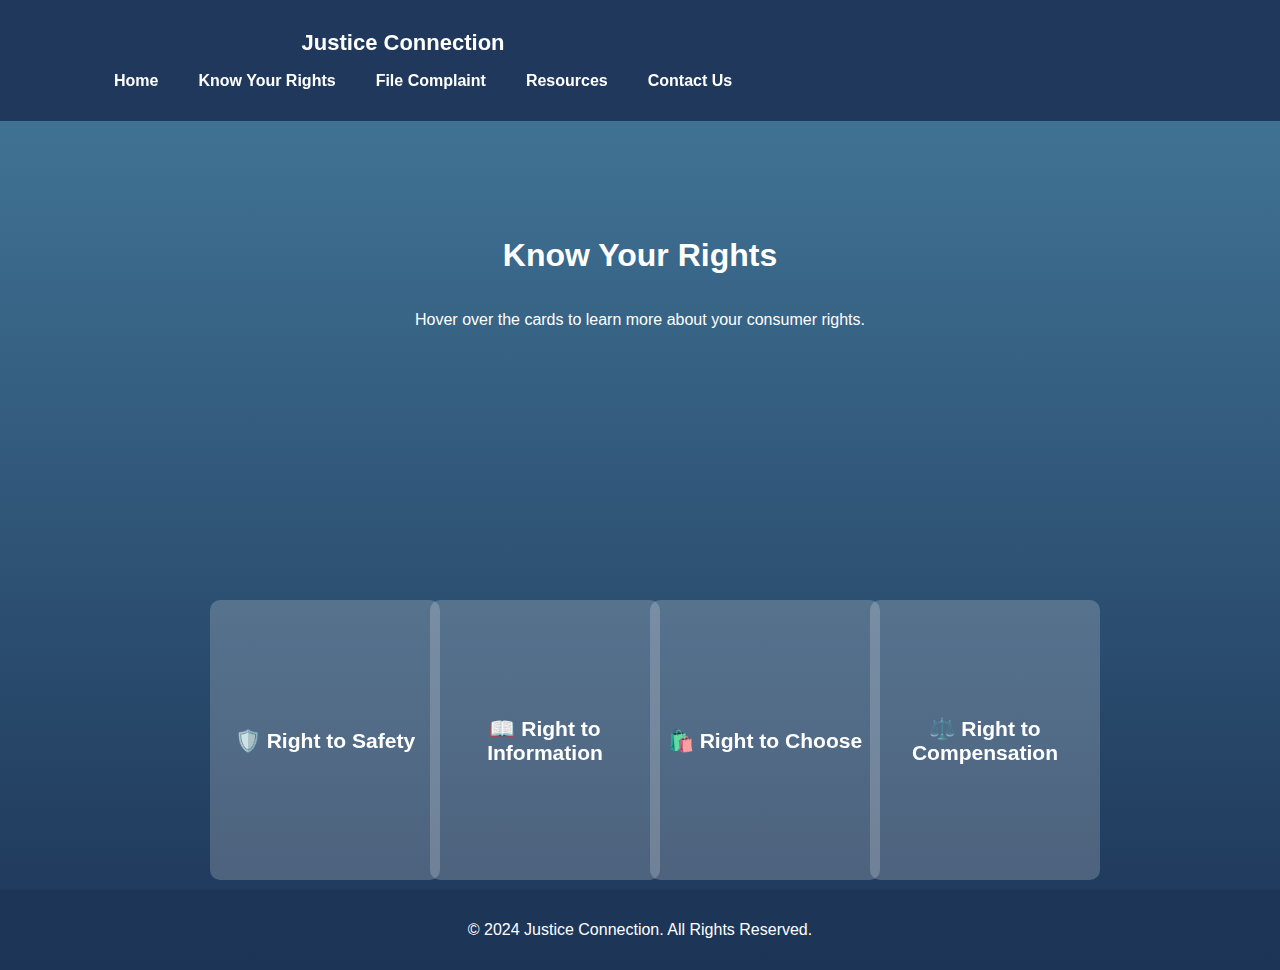
<file: webproject/know/know-your-rights.html>
<!DOCTYPE html>
<html lang="en">
<head>
    <meta charset="UTF-8">
    <meta name="viewport" content="width=device-width, initial-scale=1.0">
    <title>Know Your Rights - Justice Connection</title>
    <link rel="stylesheet" href="style.css">
</head>
<body>

    <!-- Header -->
    <header>
        <nav>
            <h1 class="site-title">Justice Connection</h1>
            <ul class="nav-links">
                <li><a href="C:\Users\ankit\OneDrive\Desktop\webproject\index.html">Home</a></li>
                <li><a href="know-your-rights.html" class="active">Know Your Rights</a></li>
                <li><a href="#">File Complaint</a></li>
                <li><a href="#">Resources</a></li>
                <li><a href="#">Contact Us</a></li>
            </ul>
        </nav>
    </header>

    <!-- Hero Section -->
    <section class="hero">
        <h1>Know Your Rights</h1>
        <p>Hover over the cards to learn more about your consumer rights.</p>
    </section>

    <!-- Flashcard Section -->
    <section class="flashcards-section">
        <div class="flashcard">
            <div class="flashcard-inner">
                <div class="flashcard-front">
                    <h3>🛡️ Right to Safety</h3>
                </div>
                <div class="flashcard-back">
                    <p>Protection from hazardous goods and services.</p>
                </div>
            </div>
        </div>

        <div class="flashcard">
            <div class="flashcard-inner">
                <div class="flashcard-front">
                    <h3>📖 Right to Information</h3>
                </div>
                <div class="flashcard-back">
                    <p>Receive accurate details about products and services.</p>
                </div>
            </div>
        </div>

        <div class="flashcard">
            <div class="flashcard-inner">
                <div class="flashcard-front">
                    <h3>🛍️ Right to Choose</h3>
                </div>
                <div class="flashcard-back">
                    <p>Freedom to select from quality goods at fair prices.</p>
                </div>
            </div>
        </div>

        <div class="flashcard">
            <div class="flashcard-inner">
                <div class="flashcard-front">
                    <h3>⚖️ Right to Compensation</h3>
                </div>
                <div class="flashcard-back">
                    <p>Claim justice for defective products/services.</p>
                </div>
            </div>
        </div>
    </section>

    <!-- Footer -->
    <footer>
        <p>&copy; 2024 Justice Connection. All Rights Reserved.</p>
    </footer>

</body>
</html>
</file>
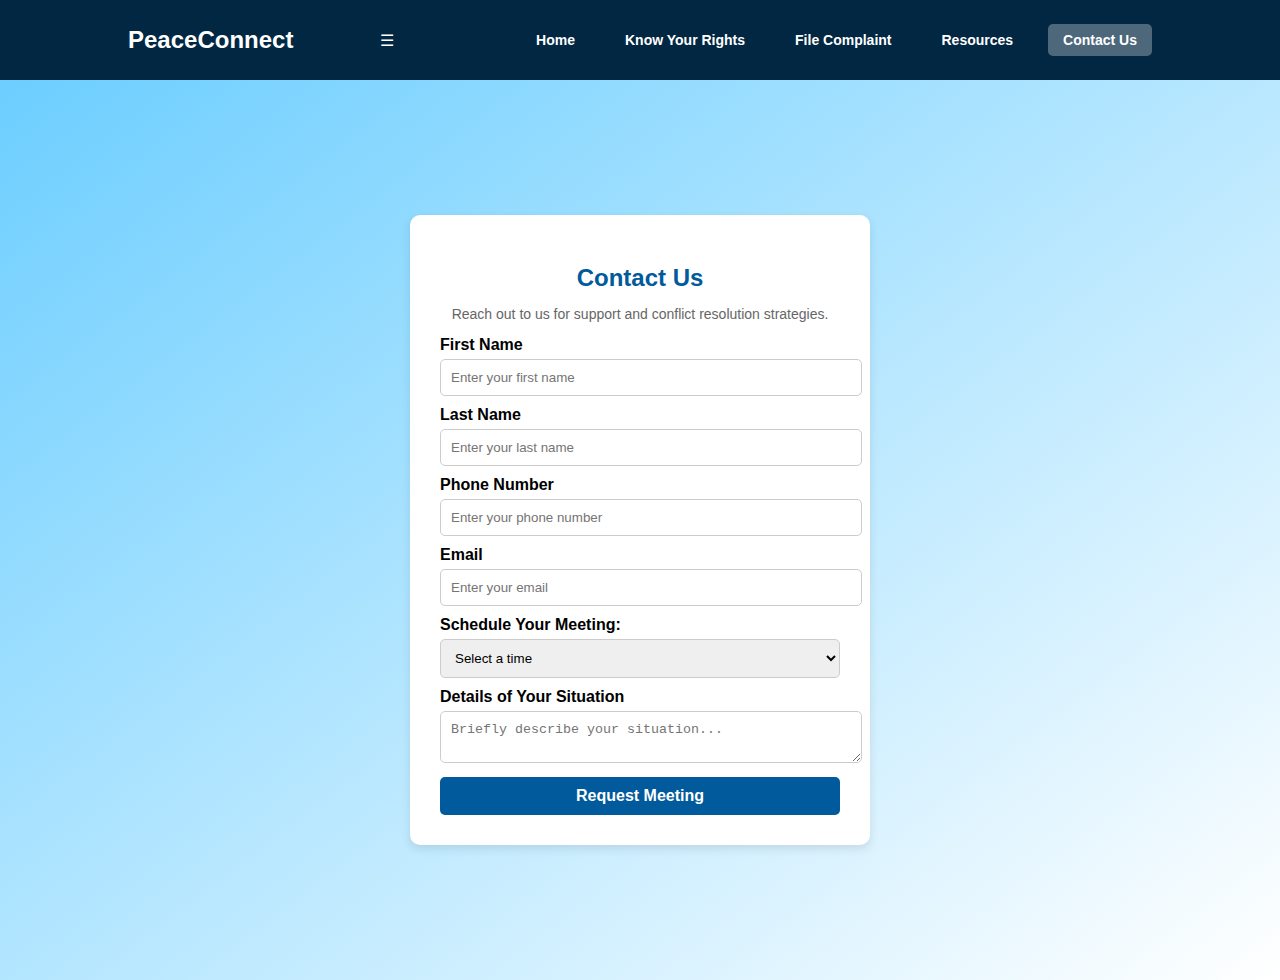
<file: webproject/web/contact-us.html>
<!DOCTYPE html>
<html lang="en">

<head>
    <meta charset="UTF-8">
    <meta name="viewport" content="width=device-width, initial-scale=1.0">
    <title>PeaceConnect - Contact Us</title>
    <link rel="stylesheet" href="contact.css">
</head>

<body>

    <!-- Navbar -->
    <nav class="navbar">
        <div class="logo">PeaceConnect</div>
        <div class="menu-toggle" onclick="toggleMenu()">&#9776;</div>
        <ul class="nav-links">
            <li><a href="index.html">Home</a></li>
            <li><a href="know-your-rights.html">Know Your Rights</a></li>
            <li><a href="file-complaint.html">File Complaint</a></li>
            <li><a href="resources.html">Resources</a></li>
            <li><a href="contact.html" class="active">Contact Us</a></li>
        </ul>
    </nav>

    <!-- Contact Form Section -->
    <div class="container">
        <div class="form-container">
            <h2>Contact Us</h2>
            <p>Reach out to us for support and conflict resolution strategies.</p>

            <form id="contactForm">
                <div class="input-group">
                    <label for="fname">First Name</label>
                    <input type="text" id="fname" name="fname" placeholder="Enter your first name" required>
                </div>

                <div class="input-group">
                    <label for="lname">Last Name</label>
                    <input type="text" id="lname" name="lname" placeholder="Enter your last name" required>
                </div>

                <div class="input-group">
                    <label for="phone">Phone Number</label>
                    <input type="tel" id="phone" name="phone" placeholder="Enter your phone number" pattern="[0-9]{10}" required>
                </div>

                <div class="input-group">
                    <label for="email">Email</label>
                    <input type="email" id="email" name="email" placeholder="Enter your email" required>
                </div>

                <div class="input-group">
                    <label for="meeting-time">Schedule Your Meeting:</label>
                    <select id="meeting-time" name="meeting-time" required>
                        <option value="">Select a time</option>
                        <option value="10 minutes">10 minutes from now</option>
                        <option value="30 minutes">30 minutes from now</option>
                        <option value="60 minutes">60 minutes from now</option>
                        <option value="90 minutes">90 minutes from now</option>
                        <option value="120 minutes">120 minutes from now</option>
                        <option value="180 minutes">180 minutes from now</option>
                    </select>
                </div>

                <div class="input-group">
                    <label for="message">Details of Your Situation</label>
                    <textarea id="message" name="message" placeholder="Briefly describe your situation..." required></textarea>
                </div>

                <button type="submit" class="btn-submit">Request Meeting</button>
            </form>

            <p id="success-message" class="hidden">Your request has been submitted successfully!</p>
        </div>
    </div>

    <!-- JavaScript for Form Validation & Menu -->
    <script>
        function toggleMenu() {
            document.querySelector('.nav-links').classList.toggle('active');
        }

        document.getElementById('contactForm').addEventListener('submit', function(event) {
            event.preventDefault();

            const firstName = document.getElementById('fname').value.trim();
            const lastName = document.getElementById('lname').value.trim();
            const message = document.getElementById('message').value.trim();

            if (!firstName || !lastName || !message) {
                alert("Please fill in all required fields.");
                return;
            }

            document.getElementById('success-message').classList.remove('hidden');
            setTimeout(() => document.getElementById('success-message').classList.add('hidden'), 3000);
            this.reset();
        });
    </script>

</body>

</html>
</file>
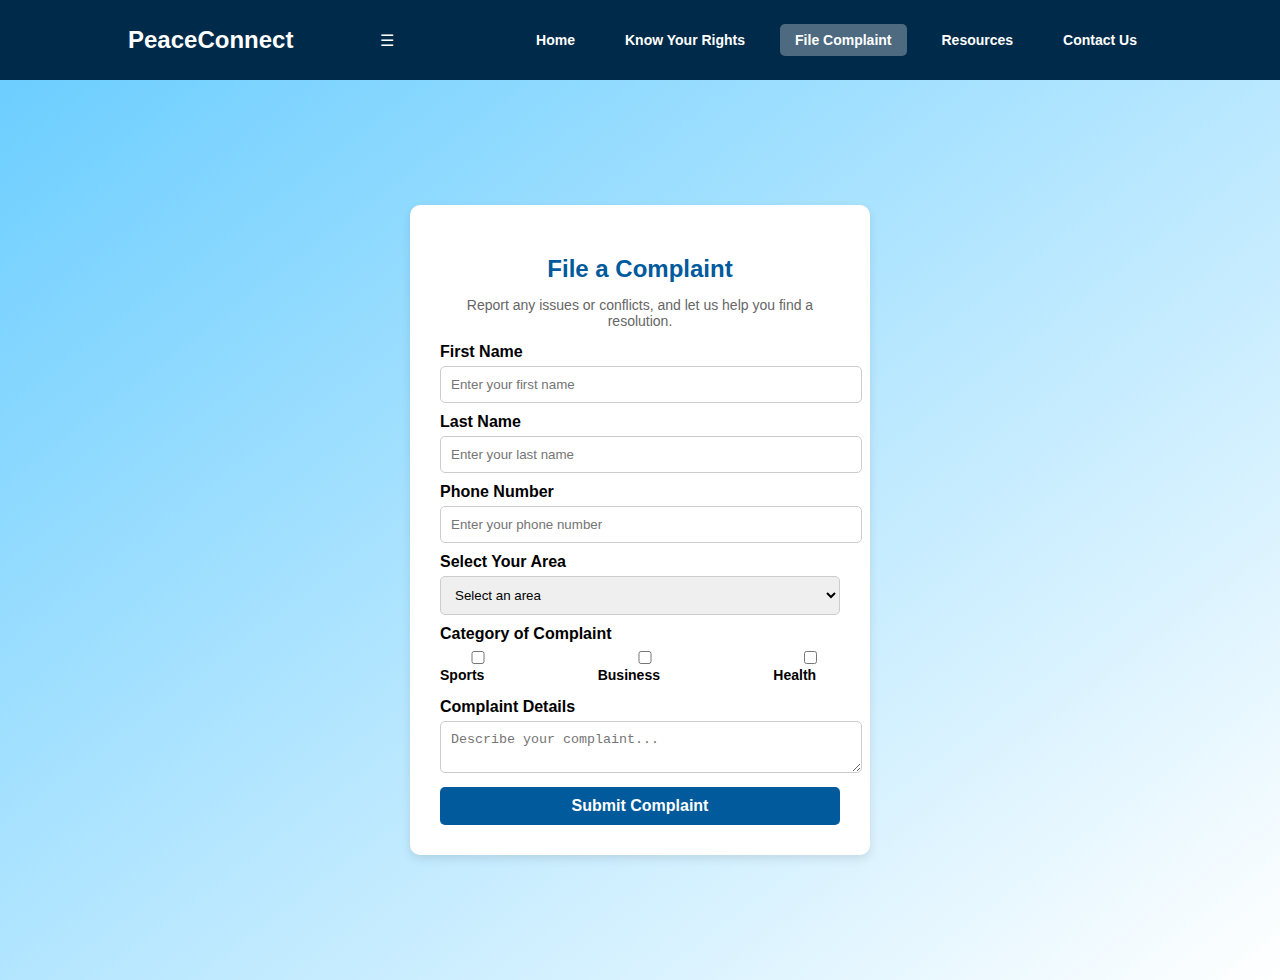
<file: webproject/web/file-complaint.html>
<!DOCTYPE html>
<html lang="en">
<head>
    <meta charset="UTF-8">
    <meta name="viewport" content="width=device-width, initial-scale=1.0">
    <title>PeaceConnect - File a Complaint</title>
    <link rel="stylesheet" href="file-complaint.css">
</head>
<body>

    <!-- Navbar -->
    <nav class="navbar">
        <div class="logo">PeaceConnect</div>
        <div class="menu-toggle" onclick="toggleMenu()">&#9776;</div>
        <ul class="nav-links">
            <li><a href="index.html">Home</a></li>
            <li><a href="rights.html">Know Your Rights</a></li>
            <li><a href="file-complaint.html" class="active">File Complaint</a></li>
            <li><a href="resources.html">Resources</a></li>
            <li><a href="contact.html">Contact Us</a></li>
        </ul>
    </nav>

    <!-- Complaint Form Section -->
    <div class="container">
        <div class="form-container">
            <h2>File a Complaint</h2>
            <p>Report any issues or conflicts, and let us help you find a resolution.</p>
            
            <form id="complaintForm">
                <div class="input-group">
                    <label for="fname">First Name</label>
                    <input type="text" id="fname" name="fname" placeholder="Enter your first name" required>
                </div>

                <div class="input-group">
                    <label for="lname">Last Name</label>
                    <input type="text" id="lname" name="lname" placeholder="Enter your last name" required>
                </div>

                <div class="input-group">
                    <label for="phone">Phone Number</label>
                    <input type="text" id="phone" name="phone" placeholder="Enter your phone number" required>
                </div>

                <div class="input-group">
                    <label for="area">Select Your Area</label>
                    <select id="area" name="area">
                        <option value="">Select an area</option>
                        <option value="I.J Colony">I.J Colony</option>
                        <option value="Defence Colony">Defence Colony</option>
                        <option value="Dinga">Dinga</option>
                        <option value="Gazi Colony">Gazi Colony</option>
                        <option value="Naseera">Naseera</option>
                        <option value="Tanveer Town">Tanveer Town</option>
                    </select>
                </div>

                <div class="input-group">
                    <label>Category of Complaint</label>
                    <div class="checkbox-group">
                        <label><input type="checkbox" name="category" value="Sports"> Sports</label>
                        <label><input type="checkbox" name="category" value="Business"> Business</label>
                        <label><input type="checkbox" name="category" value="Health"> Health</label>
                    </div>
                </div>

                <div class="input-group">
                    <label for="complaintDetails">Complaint Details</label>
                    <textarea id="complaintDetails" name="complaintDetails" placeholder="Describe your complaint..." required></textarea>
                </div>

                <button type="submit" class="btn-submit">Submit Complaint</button>
            </form>

            <p id="success-message" class="hidden">Complaint submitted successfully!</p>
        </div>
    </div>

    <!-- JavaScript for Form Validation -->
    <script>
        function toggleMenu() {
            document.querySelector('.nav-links').classList.toggle('active');
        }

        document.getElementById('complaintForm').addEventListener('submit', function(event) {
            event.preventDefault();

            const firstName = document.getElementById('fname').value.trim();
            const lastName = document.getElementById('lname').value.trim();
            const complaintDetails = document.getElementById('complaintDetails').value.trim();

            if (!firstName || !lastName || !complaintDetails) {
                alert("Please fill in all required fields.");
                return;
            }

            document.getElementById('success-message').classList.remove('hidden');
            setTimeout(() => document.getElementById('success-message').classList.add('hidden'), 3000);
            this.reset();
        });
    </script>

</body>
</html>
</file>
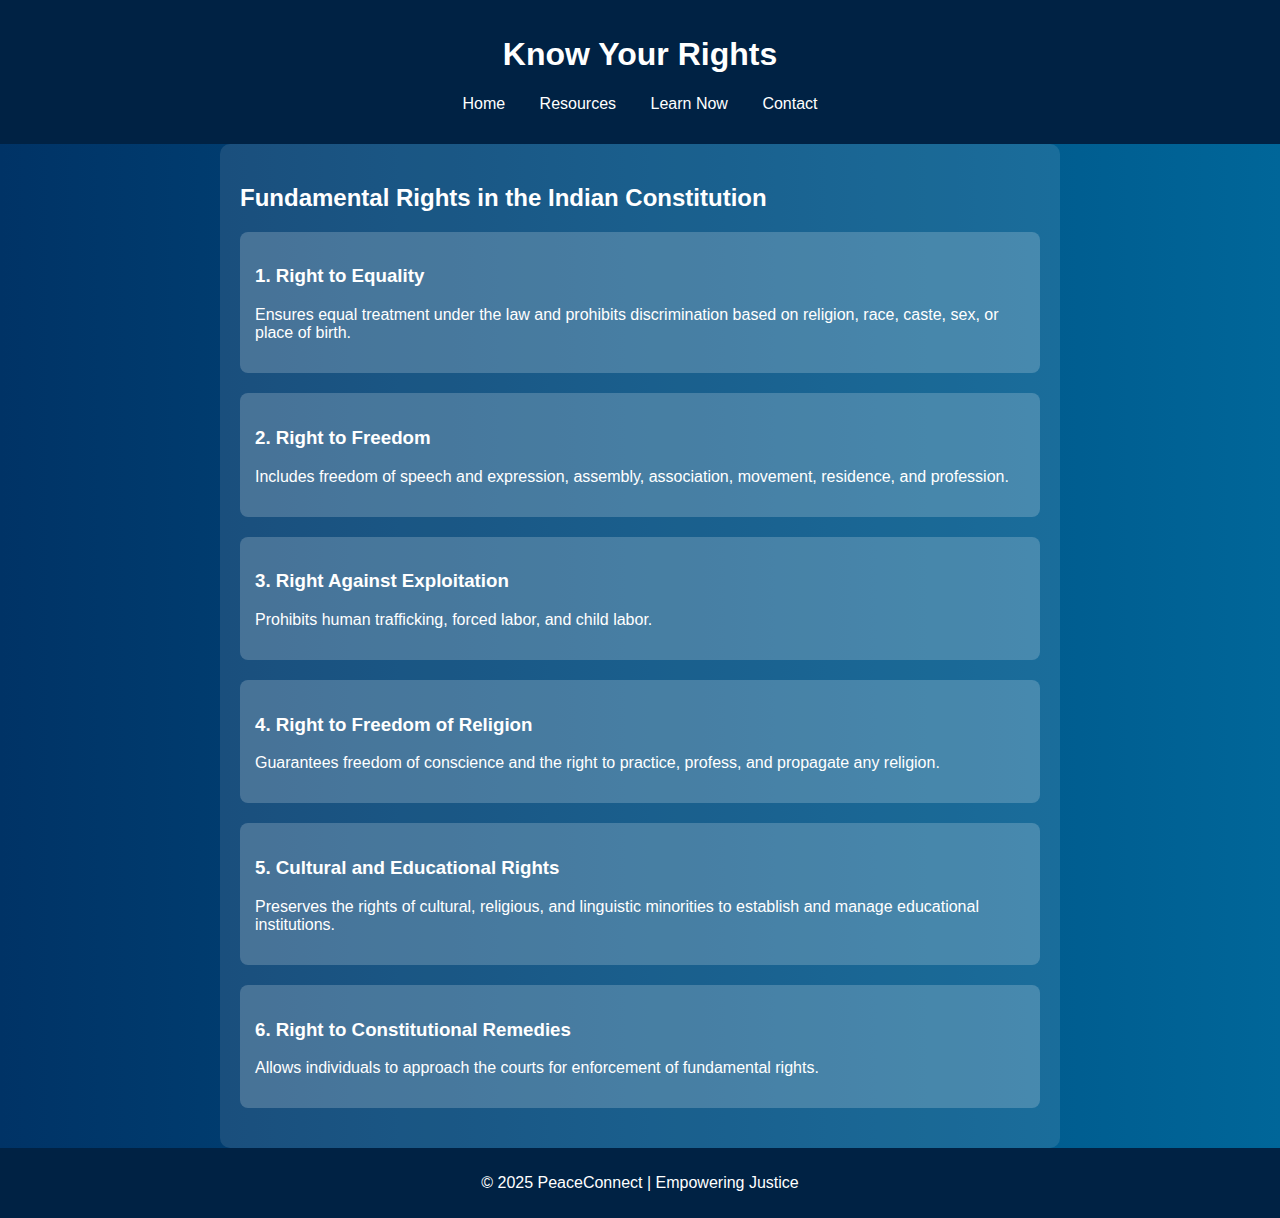
<file: webproject/web/know-rights.html>
<!DOCTYPE html>
<html lang="en">
<head>
    <meta charset="UTF-8">
    <meta name="viewport" content="width=device-width, initial-scale=1.0">
    <title>Know Your Rights - PeaceConnect</title>
    <link rel="stylesheet" href="know-rights.css">
    <script defer src="know-rights.js"></script>
</head>
<body>
    <header>
        <h1>Know Your Rights</h1>
        <nav>
            <ul>
                <li><a href="index.html">Home</a></li>
                <li><a href="resources.html">Resources</a></li>
                <li><a href="learn-now.html">Learn Now</a></li>
                <li><a href="contact-us.html">Contact</a></li>
            </ul>
        </nav>
    </header>
    <main>
        <section class="rights">
            <h2>Fundamental Rights in the Indian Constitution</h2>
            <div class="right">
                <h3>1. Right to Equality</h3>
                <p>Ensures equal treatment under the law and prohibits discrimination based on religion, race, caste, sex, or place of birth.</p>
            </div>
            <div class="right">
                <h3>2. Right to Freedom</h3>
                <p>Includes freedom of speech and expression, assembly, association, movement, residence, and profession.</p>
            </div>
            <div class="right">
                <h3>3. Right Against Exploitation</h3>
                <p>Prohibits human trafficking, forced labor, and child labor.</p>
            </div>
            <div class="right">
                <h3>4. Right to Freedom of Religion</h3>
                <p>Guarantees freedom of conscience and the right to practice, profess, and propagate any religion.</p>
            </div>
            <div class="right">
                <h3>5. Cultural and Educational Rights</h3>
                <p>Preserves the rights of cultural, religious, and linguistic minorities to establish and manage educational institutions.</p>
            </div>
            <div class="right">
                <h3>6. Right to Constitutional Remedies</h3>
                <p>Allows individuals to approach the courts for enforcement of fundamental rights.</p>
            </div>
        </section>
    </main>
    <footer>
        <p>&copy; 2025 PeaceConnect | Empowering Justice</p>
    </footer>
</body>
</html>
</file>
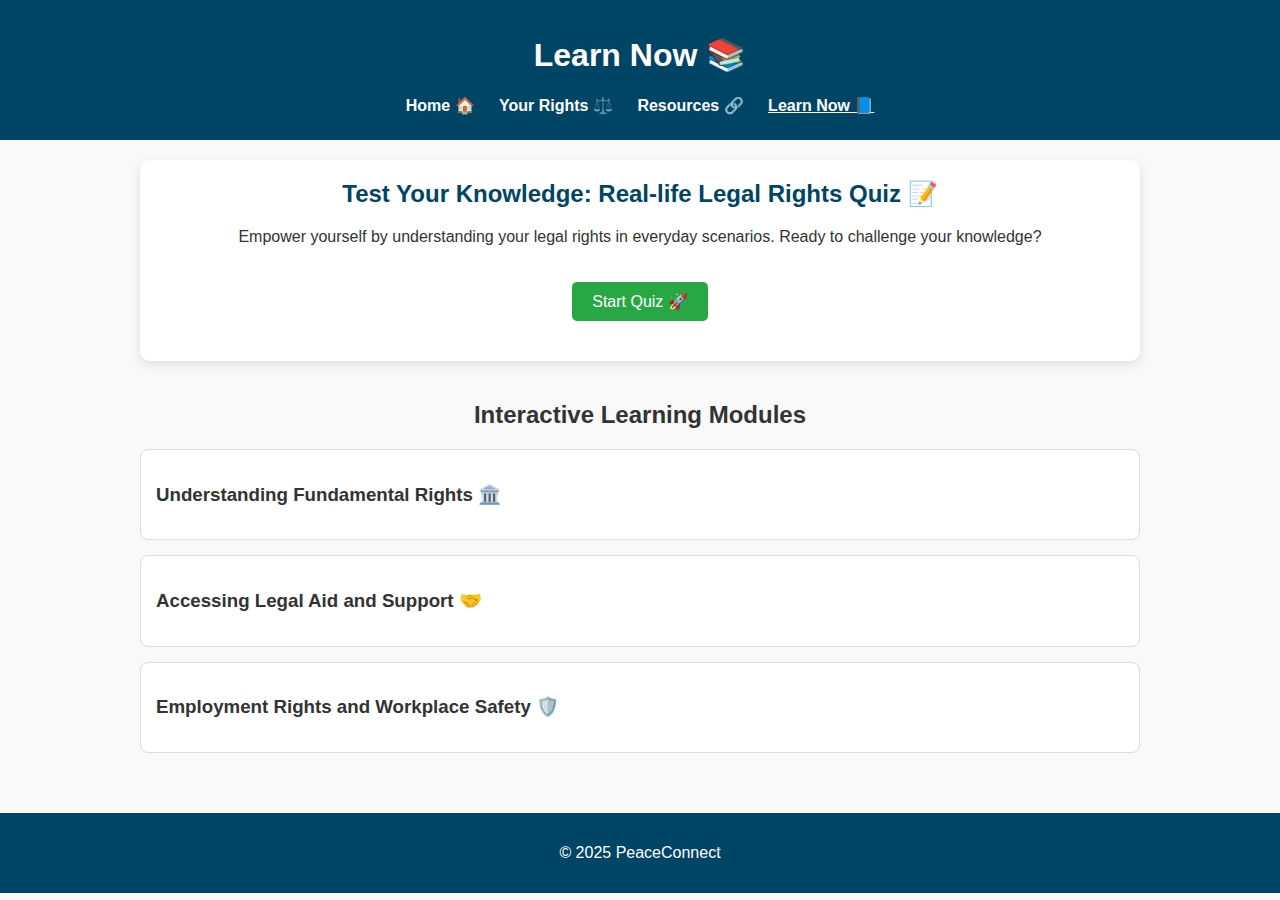
<file: webproject/web/learn-now.html>
<!DOCTYPE html>
<html lang="en">
<head>
    <meta charset="UTF-8">
    <meta name="viewport" content="width=device-width, initial-scale=1.0">
    <title>Learn Now - Interactive Quiz & Learning Modules</title>
    <link rel="stylesheet" href="learn-now.css">
    <script defer src="learn-now.js"></script>
</head>
<body>
    <header>
        <h1>Learn Now 📚</h1>
        <nav>
            <ul>
                <li><a href="index.html">Home 🏠</a></li>
                <li><a href="know-rights.html">Your Rights ⚖️</a></li>
                <li><a href="resources.html">Resources 🔗</a></li>
                <li><a href="learn-now.html" class="active">Learn Now 📘</a></li>
            </ul>
        </nav>
    </header>
    <main>
        <!-- Quiz Section (Highlighted and Modern) -->
        <section class="quiz-section">
            <div class="quiz-container">
                <h2>Test Your Knowledge: Real-life Legal Rights Quiz 📝</h2>
                <p>Empower yourself by understanding your legal rights in everyday scenarios. Ready to challenge your knowledge?</p>
                <button id="start-quiz-btn">Start Quiz 🚀</button>
                <div id="quiz-content" class="hidden">
                    <p id="quiz-question"></p>
                    <div id="quiz-options"></div>
                    <button id="next-btn" class="hidden" onclick="nextQuestion()">Next ➡️</button>
                </div>
                <div id="quiz-result" class="hidden">
                    <h2>Quiz Completed! 🏆</h2>
                    <p id="score-text"></p>
                    <div class="progress-bar">
                        <div id="progress-fill"></div>
                    </div>
                    <p id="encouraging-message"></p>
                </div>
            </div>
        </section>
        <!-- Learning Modules Section -->
        <section class="modules">
            <h2>Interactive Learning Modules</h2>
            <div class="module" onclick="toggleModule(this)">
                <h3>Understanding Fundamental Rights 🏛️</h3>
                <p class="module-details">
                Explore the evolution of fundamental rights in India, including landmark judgments that have shaped these protections. Learn how these rights safeguard you in daily life—from combating workplace discrimination to ensuring personal freedoms. This module features real-life case studies, actionable steps to assert your rights, and guidance on seeking help when your rights are at risk.
                </p>
            </div>
            <div class="module" onclick="toggleModule(this)">
                <h3>Accessing Legal Aid and Support 🤝</h3>
                <p class="module-details">
                This module guides you through various avenues for accessing legal aid. Discover government schemes, community legal services, and NGO support systems. It includes practical stories of individuals who navigated legal challenges successfully, along with step-by-step instructions on filing complaints, contacting legal aid offices, and understanding your entitlements during crises.
                </p>
            </div>
            <div class="module" onclick="toggleModule(this)">
                <h3>Employment Rights and Workplace Safety 🛡️</h3>
                <p class="module-details">
                Gain essential insights into your workplace rights and safety. Learn about anti-discrimination laws, safe working conditions, and protocols for reporting violations. This module offers practical advice, checklists for documenting incidents, and tips on consulting legal experts to ensure your rights are upheld in real-world scenarios.
                </p>
            </div>
        </section>
    </main>
    <footer>
        <p>&copy; 2025 PeaceConnect</p>
    </footer>
</body>
</html>
</file>
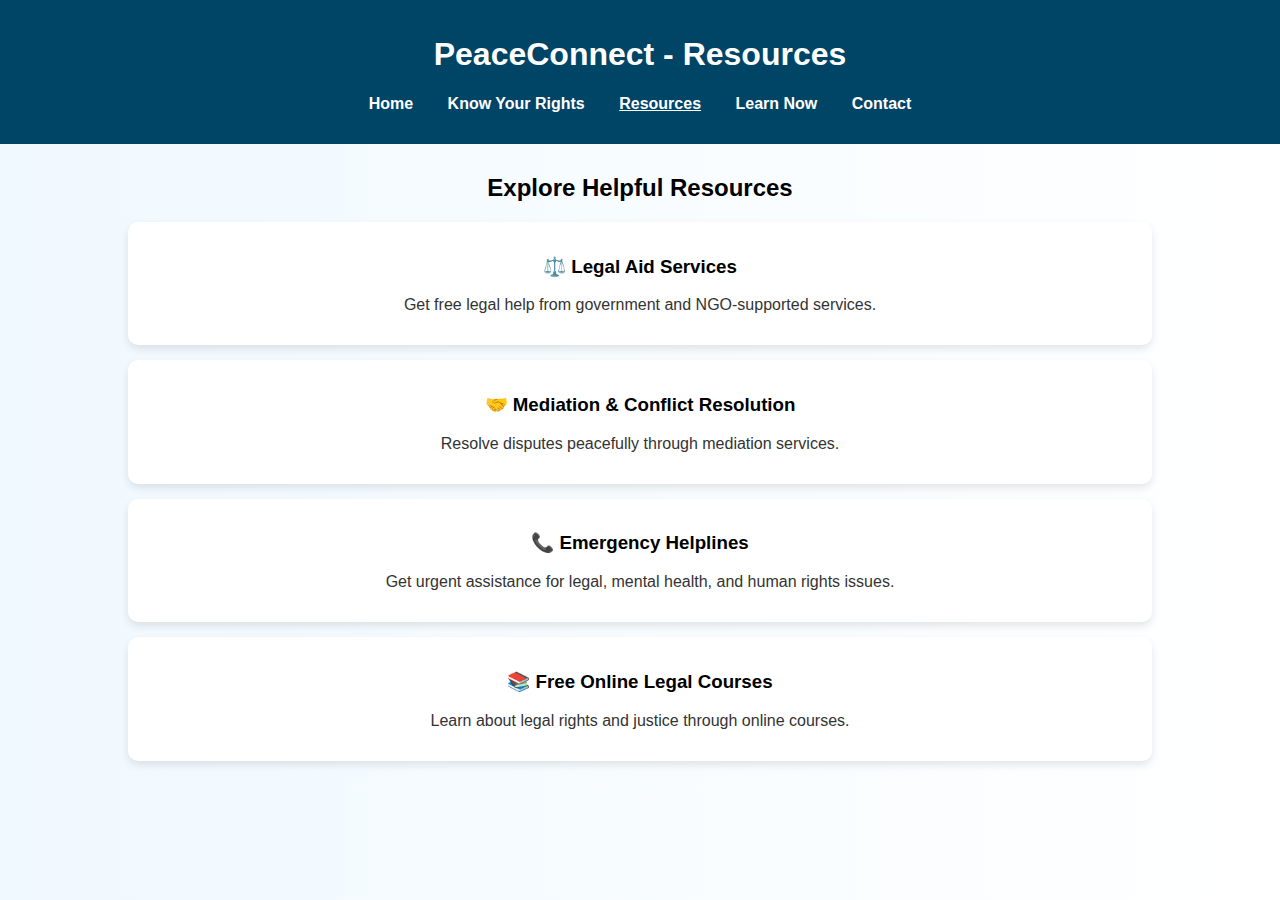
<file: webproject/web/resources.html>
<!DOCTYPE html>
<html lang="en">
<head>
    <meta charset="UTF-8">
    <meta name="viewport" content="width=device-width, initial-scale=1.0">
    <title>Resources - PeaceConnect</title>
    <link rel="stylesheet" href="resources.css">
</head>
<body>
    <header>
        <h1>PeaceConnect - Resources</h1>
        <nav>
            <ul>
                <li><a href="index.html">Home</a></li>
                <li><a href="know-rights.html">Know Your Rights</a></li>
                <li><a href="resources.html" class="active">Resources</a></li>
                <li><a href="learn-now.html">Learn Now</a></li>
                <li><a href="contact-us.html">Contact</a></li>
            </ul>
        </nav>
    </header>

    <section class="resources-container">
        <h2>Explore Helpful Resources</h2>

        <div class="resource-card" onmouseover="expandResource(this)" onmouseout="collapseResource(this)">
            <h3>⚖️ Legal Aid Services</h3>
            <p class="resource-summary">Get free legal help from government and NGO-supported services.</p>
            <div class="resource-details">
                <p>Organizations providing free legal aid:</p>
                <ul>
                    <li><a href="https://nalsa.gov.in/" target="_blank">National Legal Services Authority (NALSA)</a></li>
                    <li><a href="https://www.legalaidnyc.org/" target="_blank">Legal Aid Society</a></li>
                    <li><a href="https://www.justice.gov/legal-aid" target="_blank">US Department of Justice - Legal Aid</a></li>
                </ul>
            </div>
        </div>

        <div class="resource-card" onmouseover="expandResource(this)" onmouseout="collapseResource(this)">
            <h3>🤝 Mediation & Conflict Resolution</h3>
            <p class="resource-summary">Resolve disputes peacefully through mediation services.</p>
            <div class="resource-details">
                <p>Find professional mediation help:</p>
                <ul>
                    <li><a href="https://www.mediation.com/" target="_blank">Mediation.com</a></li>
                    <li><a href="https://www.acrnet.org/" target="_blank">Association for Conflict Resolution</a></li>
                    <li><a href="https://www.adr.org/" target="_blank">American Arbitration Association</a></li>
                </ul>
            </div>
        </div>

        <div class="resource-card" onmouseover="expandResource(this)" onmouseout="collapseResource(this)">
            <h3>📞 Emergency Helplines</h3>
            <p class="resource-summary">Get urgent assistance for legal, mental health, and human rights issues.</p>
            <div class="resource-details">
                <p>Helplines for immediate support:</p>
                <ul>
                    <li>📞 <b>Legal Aid Hotline:</b> <a href="tel:+18009991111">+1 800-999-1111</a></li>
                    <li>📞 <b>Human Rights Help:</b> <a href="tel:+18009992222">+1 800-999-2222</a></li>
                    <li>📞 <b>Mental Health Support:</b> <a href="tel:+18009993333">+1 800-999-3333</a></li>
                </ul>
            </div>
        </div>

        <div class="resource-card" onmouseover="expandResource(this)" onmouseout="collapseResource(this)">
            <h3>📚 Free Online Legal Courses</h3>
            <p class="resource-summary">Learn about legal rights and justice through online courses.</p>
            <div class="resource-details">
                <p>Free courses & webinars:</p>
                <ul>
                    <li><a href="https://www.coursera.org/courses?query=law" target="_blank">Coursera - Law Courses</a></li>
                    <li><a href="https://www.edx.org/course/subject/law" target="_blank">edX - Law Programs</a></li>
                    <li><a href="https://www.futurelearn.com/subjects/law-courses" target="_blank">FutureLearn - Legal Education</a></li>
                </ul>
            </div>
        </div>

    </section>

    <script src="resources.js"></script>
</body>
</html>
</file>
<file: webproject/know/style.css>
/* General Styling */
body {
    font-family: "Raleway", sans-serif;
    background: linear-gradient(180deg, #457B9D, #1D3557);
    color: white;
    margin: 0;
    padding: 0;
    text-align: center;
}

/* Header */
header {
    background: rgba(29, 53, 87, 0.95);
    padding: 15px 5%;
    display: flex;
    justify-content: space-between;
    align-items: center;
    position: fixed;
    width: 100%;
    top: 0;
    z-index: 100;
}

.site-title {
    font-size: 22px;
    font-weight: bold;
}

.nav-links {
    list-style: none;
    display: flex;
    gap: 20px;
}

.nav-links a {
    text-decoration: none;
    color: white;
    font-weight: 600;
    padding: 10px;
    transition: 0.3s;
}

.nav-links a:hover {
    background: rgba(255, 255, 255, 0.2);
}

/* Hero Section */
.hero {
    padding: 100px 10%;
    height: 40vh;
    display: flex;
    flex-direction: column;
    justify-content: center;
}

/* Flashcard Section */
.flashcards-section {
    display: flex;
    flex-wrap: wrap;
    justify-content: center;
    gap: 20px;
    padding: 40px 10%;
}

/* Flashcard Style */
.flashcard {
    width: 200px;
    height: 250px;
    perspective: 1000px;
}

.flashcard-inner {
    width: 100%;
    height: 100%;
    position: relative;
    transform-style: preserve-3d;
    transition: transform 0.6s;
}

.flashcard:hover .flashcard-inner {
    transform: rotateY(180deg);
}

/* Flashcard Front & Back */
.flashcard-front,
.flashcard-back {
    position: absolute;
    width: 100%;
    height: 100%;
    backface-visibility: hidden;
    display: flex;
    align-items: center;
    justify-content: center;
    border-radius: 10px;
    font-size: 18px;
    padding: 15px;
}

/* Front Side */
.flashcard-front {
    background: rgba(255, 255, 255, 0.2);
}

/* Back Side */
.flashcard-back {
    background: rgba(255, 255, 255, 0.3);
    transform: rotateY(180deg);
}

/* Footer */
footer {
    background: rgba(29, 53, 87, 0.9);
    padding: 15px;
}
</file>
<file: webproject/web/contact.css>
/* General Styles */
body {
    font-family: Arial, sans-serif;
    background: linear-gradient(to top left, #ffffff 0%, #66ccff 100%);
    margin: 0;
    padding: 0;
}

/* Navbar */
.navbar {
    background: #012742;
    display: flex;
    justify-content: space-between;
    align-items: center;
    padding: 15px 10%;
    color: white;
}

.logo {
    font-size: 24px;
    font-weight: bold;
}

.nav-links {
    list-style: none;
    display: flex;
    gap: 20px;
}

.nav-links li {
    display: inline;
}

.nav-links a {
    text-decoration: none;
    color: white;
    font-size: 14px;
    font-weight: bold;
    padding: 8px 15px;
    border-radius: 5px;
    transition: all 0.3s ease-in-out;
}

.nav-links a:hover,
.nav-links .active {
    background: rgba(255, 255, 255, 0.3);
}

/* Contact Form */
.container {
    display: flex;
    justify-content: center;
    align-items: center;
    height: 100vh;
}

.form-container {
    background: white;
    padding: 30px;
    border-radius: 10px;
    box-shadow: 0px 4px 10px rgba(0, 0, 0, 0.1);
    width: 400px;
    text-align: center;
}

h2 {
    color: #005a9c;
    margin-bottom: 10px;
}

p {
    font-size: 14px;
    color: #666;
}

.input-group {
    text-align: left;
    margin: 10px 0;
}

.input-group label {
    font-weight: bold;
    display: block;
    margin-bottom: 5px;
}

.input-group input,
.input-group select,
.input-group textarea {
    width: 100%;
    padding: 10px;
    border: 1px solid #ccc;
    border-radius: 5px;
    transition: all 0.3s ease-in-out;
}

.input-group input:focus,
.input-group select:focus,
.input-group textarea:focus {
    border-color: #005a9c;
    outline: none;
}

/* Submit Button */
.btn-submit {
    width: 100%;
    padding: 10px;
    background: #005a9c;
    color: white;
    font-size: 16px;
    font-weight: bold;
    border: none;
    border-radius: 5px;
    cursor: pointer;
    transition: all 0.3s ease-in-out;
}

.btn-submit:hover {
    background: #004080;
}

/* Success Message */
.hidden {
    display: none;
}

#success-message {
    color: green;
    margin-top: 10px;
    
}
</file>
<file: webproject/web/file-complaint.css>
/* General Styles */
body {
    font-family: Arial, sans-serif;
    background: linear-gradient(to top left, #ffffff 0%, #66ccff 100%);
    margin: 0;
    padding: 0;
}

/* Navbar */
.navbar {
    background: #002a49;
    display: flex;
    justify-content: space-between;
    align-items: center;
    padding: 15px 10%;
    color: white;
}

.logo {
    font-size: 24px;
    font-weight: bold;
}

.nav-links {
    list-style: none;
    display: flex;
    gap: 20px;
}

.nav-links li {
    display: inline;
}

.nav-links a {
    text-decoration: none;
    color: white;
    font-size: 14px;
    font-weight: bold;
    padding: 8px 15px;
    border-radius: 5px;
    transition: all 0.3s ease-in-out;
}

.nav-links a:hover,
.nav-links .active {
    background: rgba(255, 255, 255, 0.3);
}

/* Complaint Form */
.container {
    display: flex;
    justify-content: center;
    align-items: center;
    height: 100vh;
}

.form-container {
    background: white;
    padding: 30px;
    border-radius: 10px;
    box-shadow: 0px 4px 10px rgba(0, 0, 0, 0.1);
    width: 400px;
    text-align: center;
}

h2 {
    color: #005a9c;
    margin-bottom: 10px;
}

p {
    font-size: 14px;
    color: #666;
}

.input-group {
    text-align: left;
    margin: 10px 0;
}

.input-group label {
    font-weight: bold;
    display: block;
    margin-bottom: 5px;
}

.input-group input,
.input-group select,
.input-group textarea {
    width: 100%;
    padding: 10px;
    border: 1px solid #ccc;
    border-radius: 5px;
    transition: all 0.3s ease-in-out;
}

.input-group input:focus,
.input-group select:focus,
.input-group textarea:focus {
    border-color: #005a9c;
    outline: none;
}

/* Checkbox Group */
.checkbox-group {
    display: flex;
    justify-content: space-between;
}

.checkbox-group label {
    font-size: 14px;
}

/* Submit Button */
.btn-submit {
    width: 100%;
    padding: 10px;
    background: #005a9c;
    color: white;
    font-size: 16px;
    font-weight: bold;
    border: none;
    border-radius: 5px;
    cursor: pointer;
    transition: all 0.3s ease-in-out;
}

.btn-submit:hover {
    background: #004080;
}

/* Success Message */
.hidden {
    display: none;
}

#success-message {
    color: green;
    margin-top: 10px;
    font-weight: bold;
}
</file>
<file: webproject/web/know-rights.css>
body {
    font-family: Arial, sans-serif;
    margin: 0;
    padding: 0;
    background: linear-gradient(to right, #003366, #006699);
    color: white;
}

header {
    background-color: #002244;
    padding: 15px;
    text-align: center;
}

nav ul {
    list-style: none;
    padding: 0;
}

nav ul li {
    display: inline;
    margin: 0 15px;
}

nav ul li a {
    color: white;
    text-decoration: none;
}

.rights {
    max-width: 800px;
    margin: auto;
    padding: 20px;
    background: rgba(255, 255, 255, 0.1);
    border-radius: 10px;
}

.right {
    margin-bottom: 20px;
    padding: 15px;
    background: rgba(255, 255, 255, 0.2);
    border-radius: 8px;
}

footer {
    text-align: center;
    padding: 10px;
    background-color: #002244;
}
</file>
<file: webproject/web/learn-now.css>
/* learn-now.css */
body {
    font-family: 'Segoe UI', Tahoma, Geneva, Verdana, sans-serif;
    margin: 0;
    padding: 0;
    background: #f9f9f9;
    color: #333;
}

header {
    background-color: #004466;
    color: white;
    padding: 15px;
    text-align: center;
}

nav ul {
    list-style: none;
    padding: 0;
    text-align: center;
    margin: 10px 0;
}

nav ul li {
    display: inline;
    margin: 0 10px;
}

nav ul li a {
    color: white;
    text-decoration: none;
    font-weight: bold;
}

nav ul li a.active {
    text-decoration: underline;
}

main {
    padding: 20px;
    max-width: 1000px;
    margin: auto;
}

/* Quiz Section Styles */
.quiz-section {
    margin-bottom: 40px;
}

.quiz-container {
    background: #ffffff;
    border-radius: 10px;
    box-shadow: 0 4px 12px rgba(0, 0, 0, 0.1);
    padding: 20px;
    text-align: center;
}

.quiz-container h2 {
    margin-top: 0;
    color: #004466;
}

#start-quiz-btn {
    background: #28a745;
    color: white;
    border: none;
    border-radius: 5px;
    padding: 10px 20px;
    font-size: 16px;
    cursor: pointer;
    transition: background 0.3s;
    margin: 20px 0;
}

#start-quiz-btn:hover {
    background: #218838;
}

#quiz-content {
    margin-top: 20px;
}

#quiz-question {
    font-size: 18px;
    margin-bottom: 20px;
}

#quiz-options button {
    display: block;
    width: 80%;
    margin: 10px auto;
    padding: 10px;
    font-size: 16px;
    background: #004466;
    color: white;
    border: none;
    border-radius: 5px;
    cursor: pointer;
    transition: background 0.3s;
}

#quiz-options button:hover {
    background: #006699;
}

#next-btn {
    margin-top: 20px;
    padding: 10px 20px;
    font-size: 16px;
    background: #007bff;
    color: white;
    border: none;
    border-radius: 5px;
    cursor: pointer;
    transition: background 0.3s;
}

#next-btn:hover {
    background: #0056b3;
}

.hidden {
    display: none;
}

/* Quiz Result Section Styles */
#quiz-result {
    margin-top: 20px;
}

#quiz-result h2 {
    color: #004466;
}

#score-text {
    font-size: 18px;
    margin-bottom: 10px;
}

.progress-bar {
    width: 80%;
    height: 25px;
    background: #ddd;
    border-radius: 10px;
    margin: 10px auto;
    overflow: hidden;
}

#progress-fill {
    height: 100%;
    width: 0%;
    background: #28a745;
    border-radius: 10px;
    transition: width 0.5s ease-in-out;
}

#encouraging-message {
    font-size: 16px;
    margin-top: 10px;
    color: #555;
}

/* Modules Section Styles */
.modules {
    margin-bottom: 40px;
}

.modules h2 {
    text-align: center;
    margin-bottom: 20px;
}

.module {
    background: #ffffff;
    border: 1px solid #ddd;
    padding: 15px;
    margin-bottom: 15px;
    border-radius: 8px;
    cursor: pointer;
    transition: background 0.3s;
}

.module:hover {
    background: #eef;
}

.module .module-details {
    display: none;
    margin-top: 10px;
    font-size: 15px;
    color: #555;
}

footer {
    text-align: center;
    padding: 15px;
    background-color: #004466;
    color: white;
}
</file>
<file: webproject/web/resources.css>
body {
    font-family: Arial, sans-serif;
    margin: 0;
    padding: 0;
    background: linear-gradient(to right, #f0f9ff, #ffffff);
}

header {
    background-color: #004466;
    color: white;
    padding: 15px;
    text-align: center;
}

nav ul {
    list-style-type: none;
    padding: 0;
    text-align: center;
}

nav ul li {
    display: inline;
    margin: 0 15px;
}

nav ul li a {
    text-decoration: none;
    color: white;
    font-weight: bold;
}

nav ul li a.active {
    text-decoration: underline;
}

.resources-container {
    width: 80%;
    margin: 30px auto;
    text-align: center;
}

.resource-card {
    background-color: white;
    padding: 15px;
    margin: 15px 0;
    border-radius: 10px;
    box-shadow: 0 4px 8px rgba(0, 0, 0, 0.1);
    transition: transform 0.3s ease, box-shadow 0.3s ease;
    cursor: pointer;
    position: relative;
}

.resource-card:hover {
    transform: translateY(-5px);
    box-shadow: 0 6px 12px rgba(0, 0, 0, 0.2);
}

.resource-summary {
    font-size: 16px;
    color: #333;
}

.resource-details {
    display: none;
    padding-top: 10px;
    font-size: 14px;
    color: #333;
    text-align: left;
}

.resource-details ul {
    list-style-type: none;
    padding: 0;
}

.resource-details li {
    margin: 5px 0;
}

.resource-details a {
    color: #0077cc;
    text-decoration: none;
}

.resource-details a:hover {
    text-decoration: underline;
}
</file>
